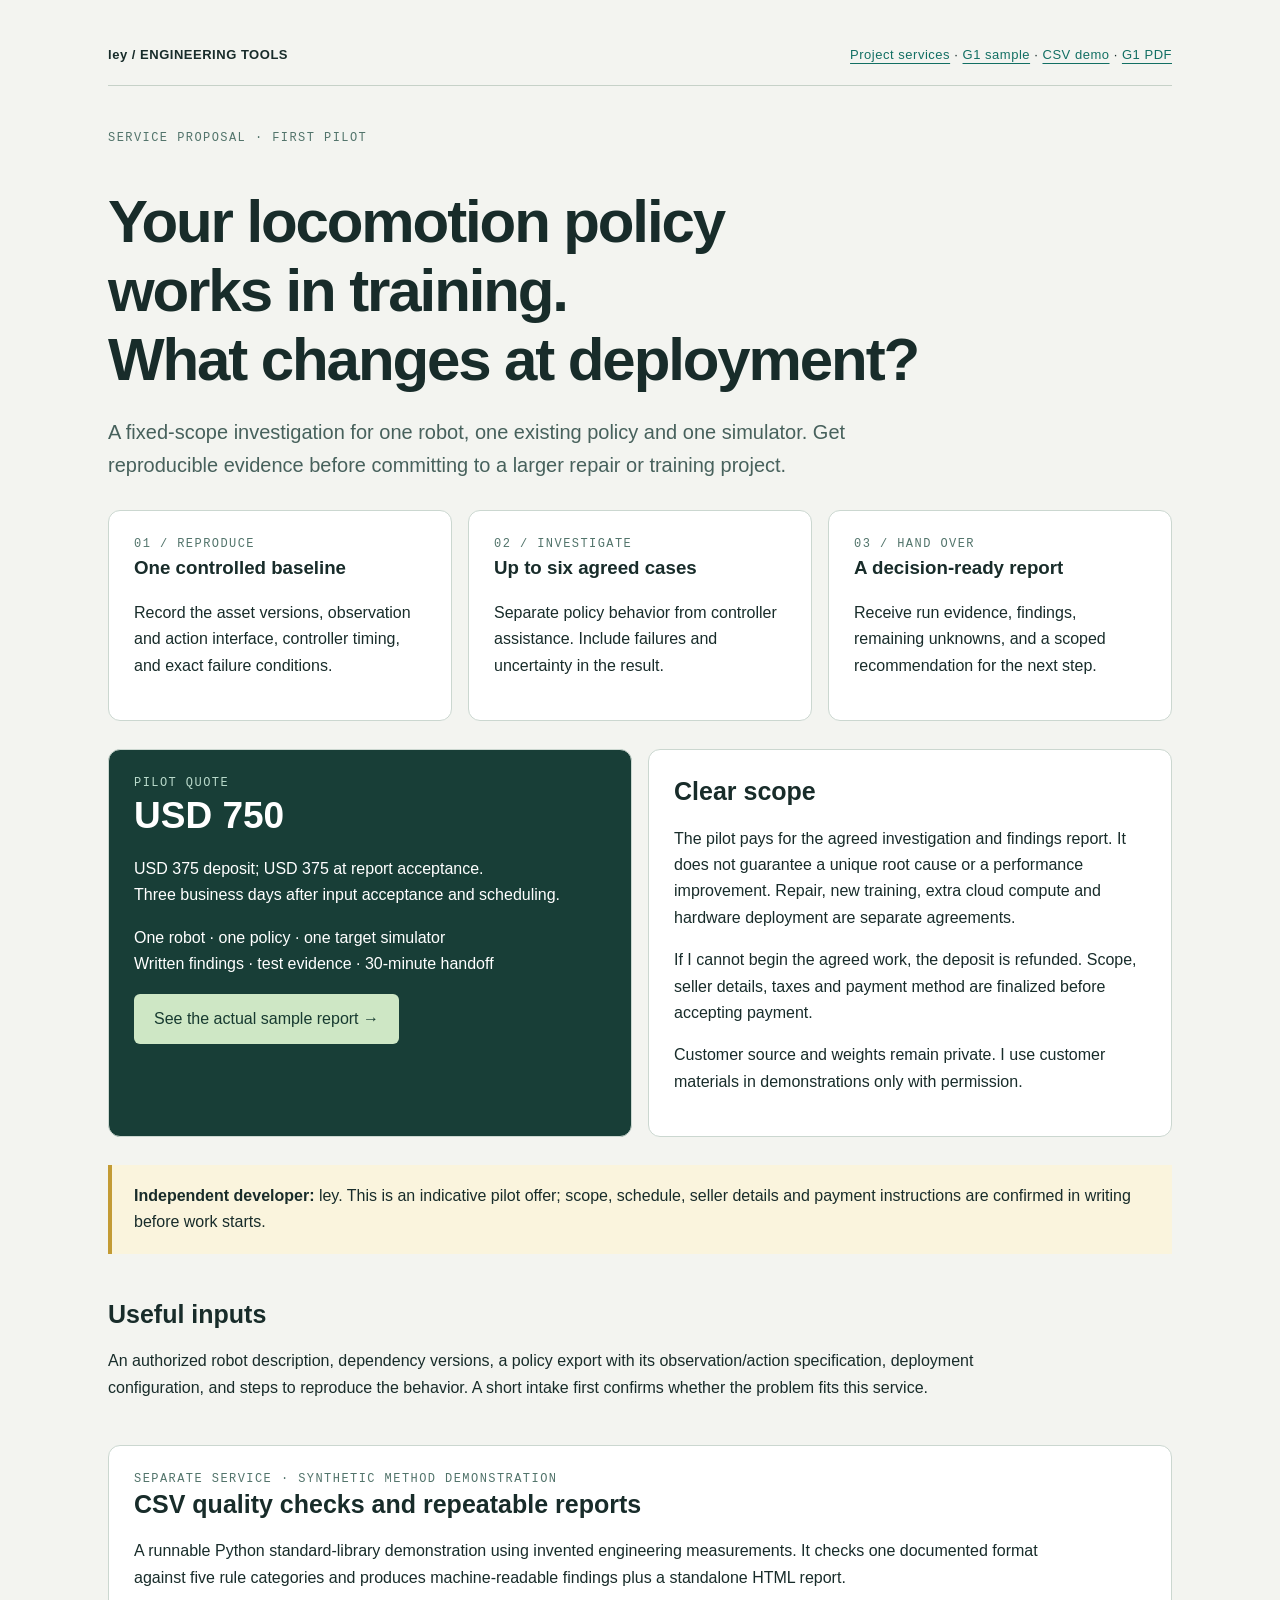
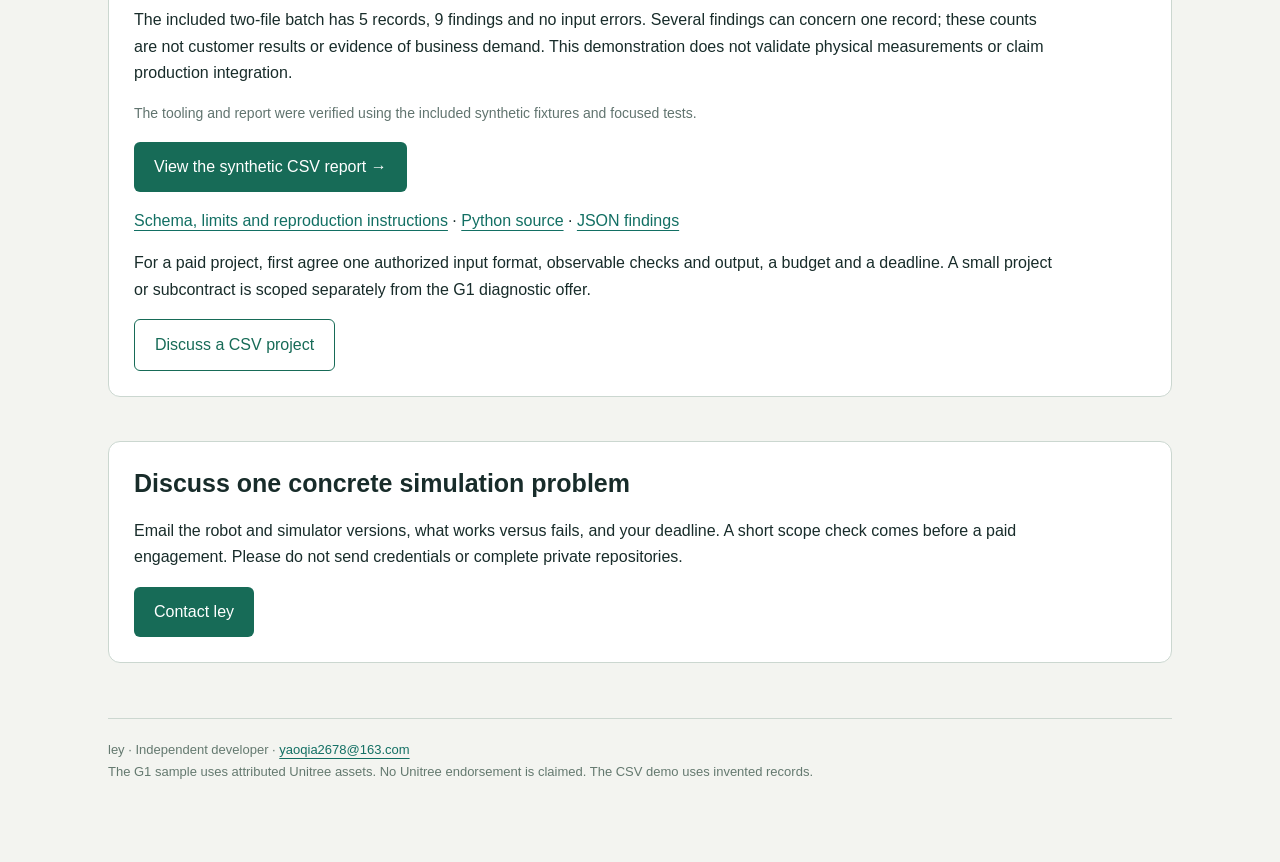
<file: index.html>
<!doctype html><html lang="en"><head><meta charset="utf-8"><meta name="viewport" content="width=device-width,initial-scale=1"><title>Policy Transfer Diagnostic — pilot</title><link rel="stylesheet" href="style.css"></head><body><main><nav><b>ley / ENGINEERING TOOLS</b><span><a href="index.html">Project services</a> · <a href="sample-report.html">G1 sample</a> · <a href="csv-quality/sample-report.html">CSV demo</a> · <a href="Unitree-G1-Policy-Evaluation-Sample.pdf">G1 PDF</a></span></nav><section><div class="tag">Service proposal · first pilot</div><h1>Your locomotion policy<br>works in training.<br>What changes at deployment?</h1><p class="lead">A fixed-scope investigation for one robot, one existing policy and one simulator. Get reproducible evidence before committing to a larger repair or training project.</p></section><section class="grid"><article class="card"><div class="tag">01 / reproduce</div><h3>One controlled baseline</h3><p>Record the asset versions, observation and action interface, controller timing, and exact failure conditions.</p></article><article class="card"><div class="tag">02 / investigate</div><h3>Up to six agreed cases</h3><p>Separate policy behavior from controller assistance. Include failures and uncertainty in the result.</p></article><article class="card"><div class="tag">03 / hand over</div><h3>A decision-ready report</h3><p>Receive run evidence, findings, remaining unknowns, and a scoped recommendation for the next step.</p></article></section><section class="grid two"><article class="card dark"><div class="tag" style="color:#b9dacb">Pilot quote</div><div class="number">USD 750</div><p>USD 375 deposit; USD 375 at report acceptance.<br>Three business days after input acceptance and scheduling.</p><p>One robot · one policy · one target simulator<br>Written findings · test evidence · 30-minute handoff</p><a class="button" style="background:#cee7c5;color:#173a30" href="sample-report.html">See the actual sample report →</a></article><article class="card"><h2>Clear scope</h2><p>The pilot pays for the agreed investigation and findings report. It does not guarantee a unique root cause or a performance improvement. Repair, new training, extra cloud compute and hardware deployment are separate agreements.</p><p>If I cannot begin the agreed work, the deposit is refunded. Scope, seller details, taxes and payment method are finalized before accepting payment.</p><p>Customer source and weights remain private. I use customer materials in demonstrations only with permission.</p></article></section><div class="band"><b>Independent developer:</b> ley. This is an indicative pilot offer; scope, schedule, seller details and payment instructions are confirmed in writing before work starts.</div><section><h2>Useful inputs</h2><p>An authorized robot description, dependency versions, a policy export with its observation/action specification, deployment configuration, and steps to reproduce the behavior. A short intake first confirms whether the problem fits this service.</p></section><section class="card"><div class="tag">Separate service · synthetic method demonstration</div><h2>CSV quality checks and repeatable reports</h2><p>A runnable Python standard-library demonstration using invented engineering measurements. It checks one documented format against five rule categories and produces machine-readable findings plus a standalone HTML report.</p><p>The included two-file batch has 5 records, 9 findings and no input errors. Several findings can concern one record; these counts are not customer results or evidence of business demand. This demonstration does not validate physical measurements or claim production integration.</p><p class="muted">The tooling and report were verified using the included synthetic fixtures and focused tests.</p><p><a class="button" href="csv-quality/sample-report.html">View the synthetic CSV report →</a></p><p><a href="csv-quality/README.md">Schema, limits and reproduction instructions</a> · <a href="csv-quality/csv_quality.py">Python source</a> · <a href="csv-quality/results.json">JSON findings</a></p><p>For a paid project, first agree one authorized input format, observable checks and output, a budget and a deadline. A small project or subcontract is scoped separately from the G1 diagnostic offer.</p><a class="button outline" href="mailto:yaoqia2678@163.com?subject=Scoped%20CSV%20quality%20project">Discuss a CSV project</a></section><section class="card"><h2>Discuss one concrete simulation problem</h2><p>Email the robot and simulator versions, what works versus fails, and your deadline. A short scope check comes before a paid engagement. Please do not send credentials or complete private repositories.</p><a class="button" href="mailto:yaoqia2678@163.com?subject=Locomotion%20simulation%20diagnostic">Contact ley</a></section><footer>ley · Independent developer · <a href="mailto:yaoqia2678@163.com">yaoqia2678@163.com</a><br>The G1 sample uses attributed Unitree assets. No Unitree endorsement is claimed. The CSV demo uses invented records.</footer></main></body></html>
</file>
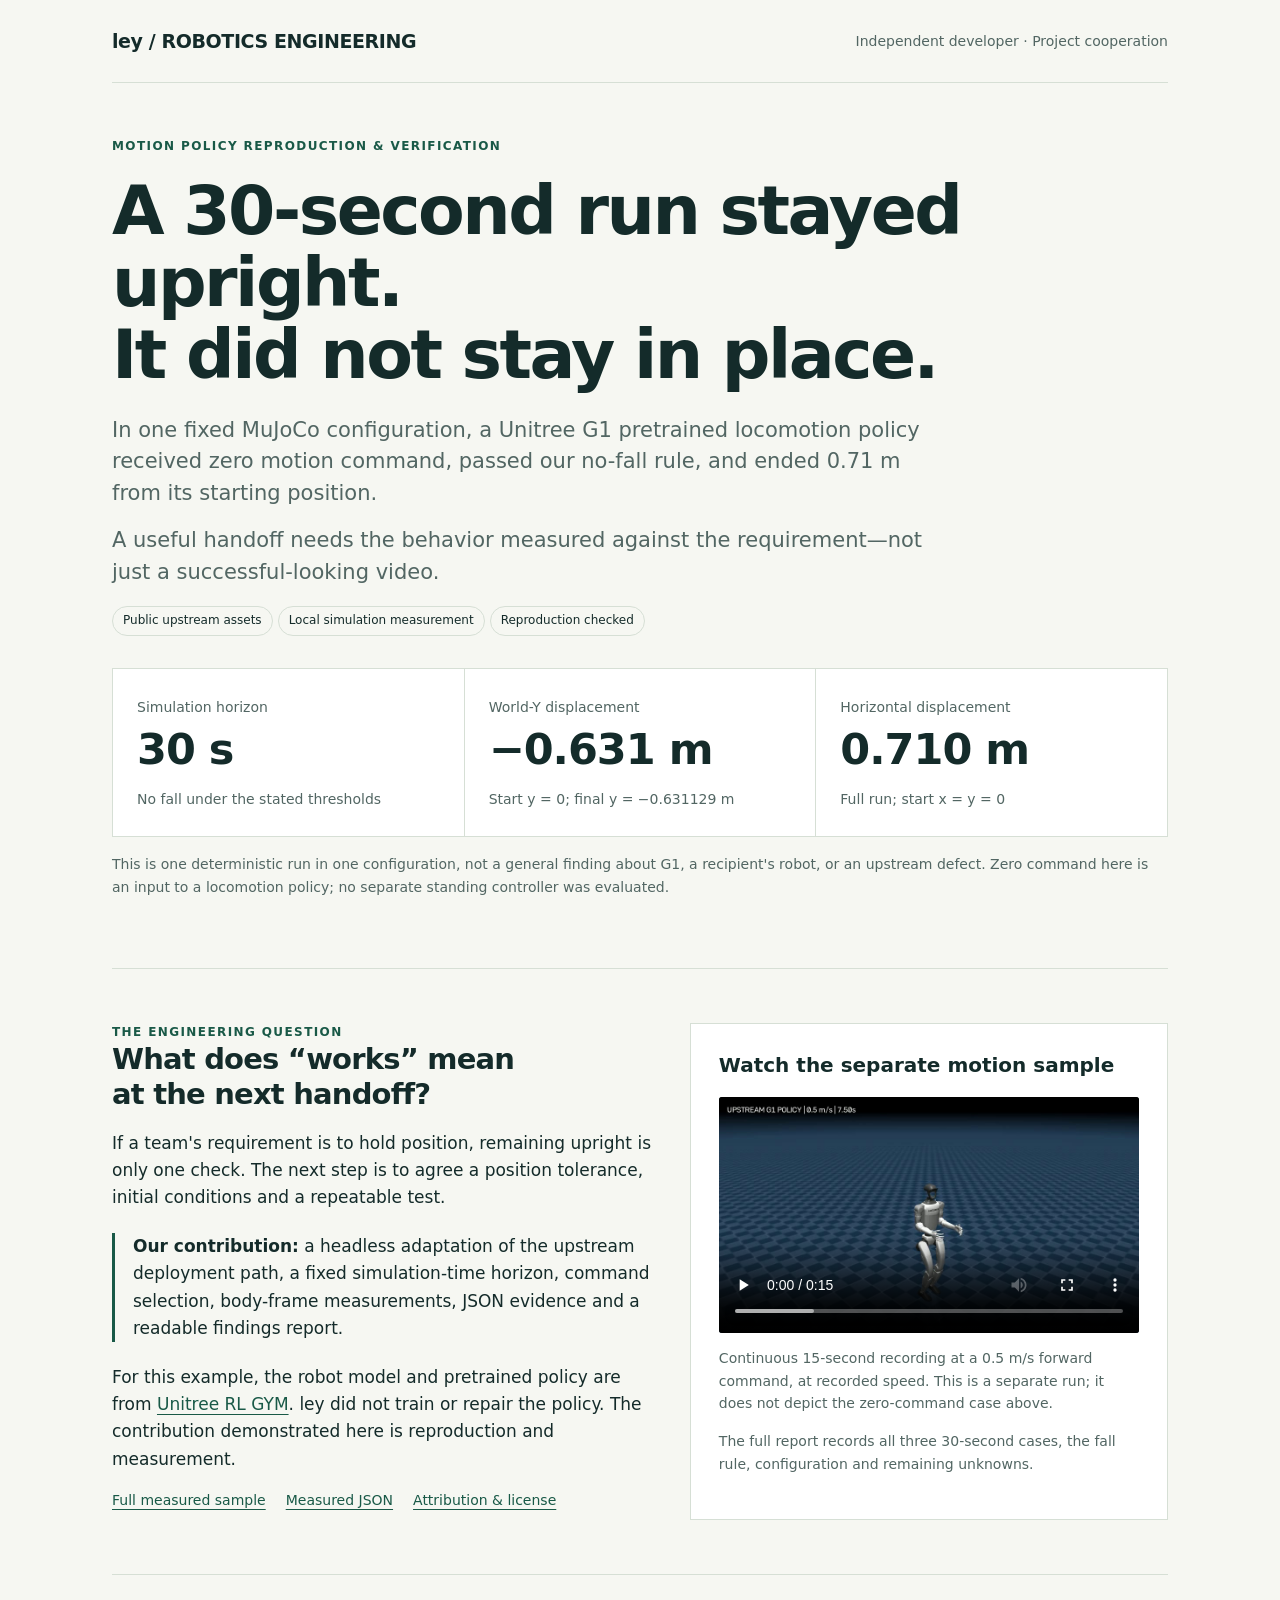
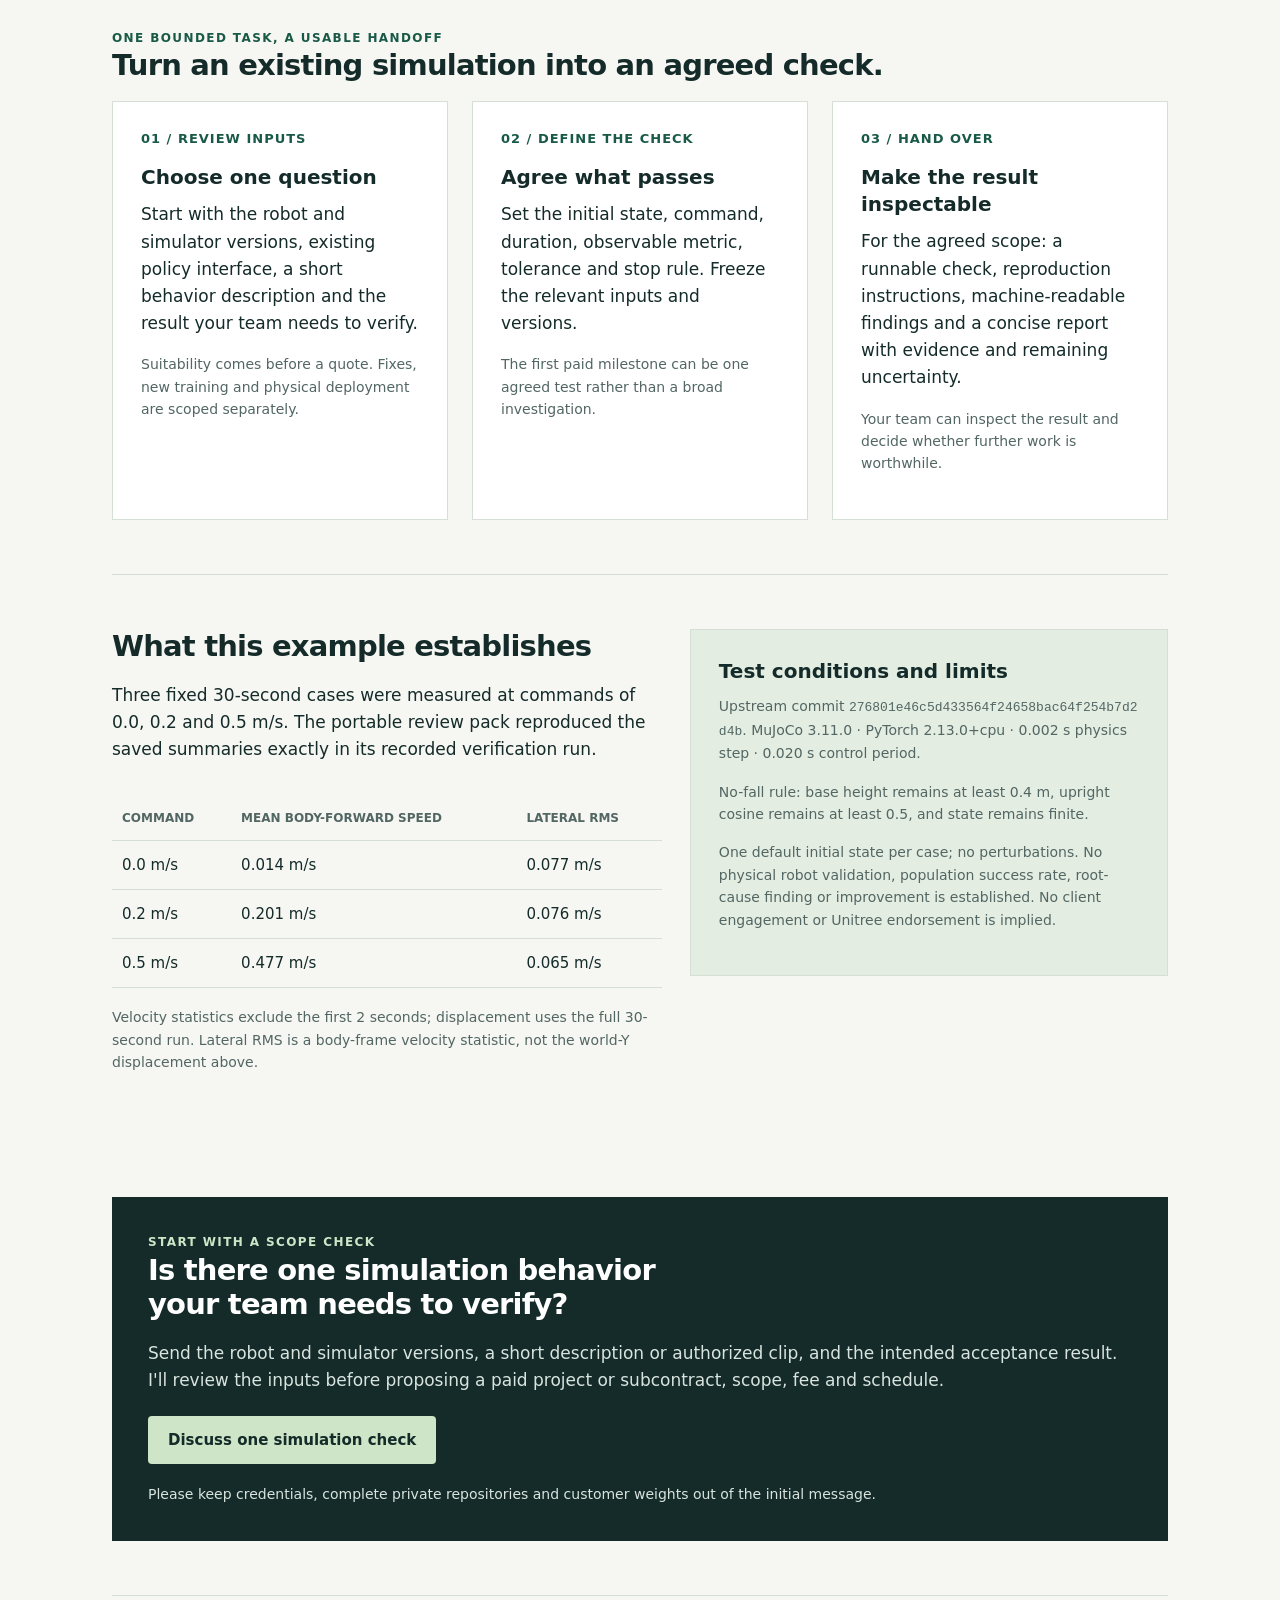
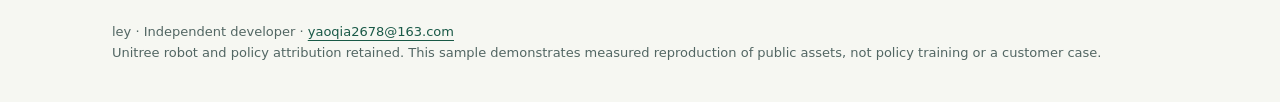
<file: motion-checks.html>
<!doctype html>
<html lang="en">
<head>
  <meta charset="utf-8">
  <meta name="viewport" content="width=device-width, initial-scale=1">
  <meta name="description" content="A reproducible Unitree G1 simulation measurement: a no-fall run is not the same as holding position. Scoped motion-policy testing and engineering handoffs by ley.">
  <title>ley — motion policy reproduction &amp; verification</title>
  <style>
    :root{--ink:#142b2a;--muted:#526663;--paper:#f6f7f2;--line:#d6dfd5;--accent:#195947;--soft:#e4ede2;--white:#fff}
    *{box-sizing:border-box}body{margin:0;background:var(--paper);color:var(--ink);font:17px/1.6 system-ui,-apple-system,BlinkMacSystemFont,"Segoe UI",sans-serif}main{max-width:1120px;padding:0 32px;margin:auto}a{color:var(--accent);text-underline-offset:4px}nav{display:flex;justify-content:space-between;gap:20px;align-items:center;padding:26px 0;border-bottom:1px solid var(--line);font-size:14px}nav b{font-size:19px;letter-spacing:-.4px}nav span{color:var(--muted)}section{padding:54px 0}.eyebrow{font-size:12px;font-weight:700;letter-spacing:1.4px;text-transform:uppercase;color:var(--accent)}h1{font-size:clamp(38px,5.8vw,68px);line-height:1.06;letter-spacing:-2.5px;max-width:900px;margin:18px 0 24px}h2{font-size:29px;line-height:1.2;letter-spacing:-.8px;margin:0 0 18px}h3{font-size:20px;line-height:1.35;margin:0 0 10px}p{margin:0 0 16px}.lead{font-size:21px;line-height:1.5;max-width:830px;color:var(--muted)}.small{font-size:14px;color:var(--muted)}.pill{display:inline-block;padding:4px 10px;border:1px solid var(--line);border-radius:100px;font-size:12px;margin:2px 5px 2px 0}.metrics{display:grid;grid-template-columns:repeat(3,1fr);gap:1px;background:var(--line);border:1px solid var(--line);margin-top:30px}.metric{background:var(--white);padding:24px}.metric strong{display:block;font-size:43px;line-height:1.1;letter-spacing:-1px;margin:6px 0 12px}.metric span{font-size:14px;color:var(--muted)}.two{display:grid;grid-template-columns:1.15fr 1fr;gap:28px;align-items:start}.panel{border:1px solid var(--line);background:var(--white);padding:28px}.soft{background:var(--soft)}.rule{border-top:1px solid var(--line)}.steps{display:grid;grid-template-columns:repeat(3,1fr);gap:24px}.stepno{display:block;color:var(--accent);font:700 13px/1.4 system-ui;letter-spacing:1px;margin-bottom:16px}.button{display:inline-block;background:var(--accent);color:#fff;padding:12px 20px;border-radius:4px;text-decoration:none;font-weight:650;font-size:15px;margin:5px 0}.links{display:flex;gap:20px;flex-wrap:wrap;font-size:14px}video{display:block;width:100%;height:auto;background:#172824;border-radius:3px;margin:18px 0 14px}table{border-collapse:collapse;width:100%;font-size:15px;margin:18px 0}th,td{text-align:left;border-bottom:1px solid var(--line);padding:12px 10px}th{font-size:12px;text-transform:uppercase;color:var(--muted);font-weight:650}.overflow{overflow-x:auto}code{font-size:13px;word-break:break-all}.callout{border-left:3px solid var(--accent);padding-left:18px;margin:22px 0}footer{border-top:1px solid var(--line);padding:26px 0 38px;font-size:13px;color:var(--muted)}.contact{background:var(--ink);color:#fff;padding:36px}.contact p{color:#d9e4de}.contact .button{background:#cee5c7;color:var(--ink)}.contact .eyebrow{color:#cee5c7}
    @media(max-width:720px){main{padding:0 20px}nav{display:block}nav span{display:block;margin-top:8px}section{padding:36px 0}h1{letter-spacing:-1.6px}.two,.steps{grid-template-columns:1fr}.metrics{grid-template-columns:1fr}.metric{padding:20px}.metric strong{font-size:37px}.panel,.contact{padding:22px}}
  </style>
</head>
<body>
<main>
  <nav><b>ley / ROBOTICS ENGINEERING</b><span>Independent developer · Project cooperation</span></nav>
  <section>
    <div class="eyebrow">Motion policy reproduction &amp; verification</div>
    <h1>A 30-second run stayed upright.<br>It did not stay in place.</h1>
    <p class="lead">In one fixed MuJoCo configuration, a Unitree G1 pretrained locomotion policy received zero motion command, passed our no-fall rule, and ended 0.71 m from its starting position.</p>
    <p class="lead">A useful handoff needs the behavior measured against the requirement—not just a successful-looking video.</p>
    <p><span class="pill">Public upstream assets</span><span class="pill">Local simulation measurement</span><span class="pill">Reproduction checked</span></p>
    <div class="metrics" aria-label="Zero-command case measurements">
      <div class="metric"><span>Simulation horizon</span><strong>30 s</strong><span>No fall under the stated thresholds</span></div>
      <div class="metric"><span>World-Y displacement</span><strong>−0.631 m</strong><span>Start y = 0; final y = −0.631129 m</span></div>
      <div class="metric"><span>Horizontal displacement</span><strong>0.710 m</strong><span>Full run; start x = y = 0</span></div>
    </div>
    <p class="small" style="margin-top:16px">This is one deterministic run in one configuration, not a general finding about G1, a recipient's robot, or an upstream defect. Zero command here is an input to a locomotion policy; no separate standing controller was evaluated.</p>
  </section>
  <section class="rule two">
    <article>
      <div class="eyebrow">The engineering question</div>
      <h2>What does “works” mean<br>at the next handoff?</h2>
      <p>If a team's requirement is to hold position, remaining upright is only one check. The next step is to agree a position tolerance, initial conditions and a repeatable test.</p>
      <div class="callout"><b>Our contribution:</b> a headless adaptation of the upstream deployment path, a fixed simulation-time horizon, command selection, body-frame measurements, JSON evidence and a readable findings report.</div>
      <p>For this example, the robot model and pretrained policy are from <a href="https://github.com/unitreerobotics/unitree_rl_gym">Unitree RL GYM</a>. ley did not train or repair the policy. The contribution demonstrated here is reproduction and measurement.</p>
      <div class="links"><a href="https://lid91969-design.github.io/ley-robotics-simulation/sample-report.html">Full measured sample</a><a href="https://lid91969-design.github.io/ley-robotics-simulation/public-results.json">Measured JSON</a><a href="https://lid91969-design.github.io/ley-robotics-simulation/UNITREE-LICENSE.txt">Attribution &amp; license</a></div>
    </article>
    <article class="panel">
      <h3>Watch the separate motion sample</h3>
      <video controls preload="metadata" poster="https://lid91969-design.github.io/ley-robotics-simulation/media/public-g1-poster.jpg" src="https://lid91969-design.github.io/ley-robotics-simulation/media/public-g1-15s.webm"></video>
      <p class="small">Continuous 15-second recording at a 0.5 m/s forward command, at recorded speed. This is a separate run; it does not depict the zero-command case above.</p>
      <p class="small">The full report records all three 30-second cases, the fall rule, configuration and remaining unknowns.</p>
    </article>
  </section>
  <section class="rule">
    <div class="eyebrow">One bounded task, a usable handoff</div>
    <h2>Turn an existing simulation into an agreed check.</h2>
    <div class="steps">
      <article class="panel"><span class="stepno">01 / REVIEW INPUTS</span><h3>Choose one question</h3><p>Start with the robot and simulator versions, existing policy interface, a short behavior description and the result your team needs to verify.</p><p class="small">Suitability comes before a quote. Fixes, new training and physical deployment are scoped separately.</p></article>
      <article class="panel"><span class="stepno">02 / DEFINE THE CHECK</span><h3>Agree what passes</h3><p>Set the initial state, command, duration, observable metric, tolerance and stop rule. Freeze the relevant inputs and versions.</p><p class="small">The first paid milestone can be one agreed test rather than a broad investigation.</p></article>
      <article class="panel"><span class="stepno">03 / HAND OVER</span><h3>Make the result inspectable</h3><p>For the agreed scope: a runnable check, reproduction instructions, machine-readable findings and a concise report with evidence and remaining uncertainty.</p><p class="small">Your team can inspect the result and decide whether further work is worthwhile.</p></article>
    </div>
  </section>
  <section class="rule two">
    <article>
      <h2>What this example establishes</h2>
      <p>Three fixed 30-second cases were measured at commands of 0.0, 0.2 and 0.5 m/s. The portable review pack reproduced the saved summaries exactly in its recorded verification run.</p>
      <div class="overflow"><table><thead><tr><th>Command</th><th>Mean body-forward speed</th><th>Lateral RMS</th></tr></thead><tbody><tr><td>0.0 m/s</td><td>0.014 m/s</td><td>0.077 m/s</td></tr><tr><td>0.2 m/s</td><td>0.201 m/s</td><td>0.076 m/s</td></tr><tr><td>0.5 m/s</td><td>0.477 m/s</td><td>0.065 m/s</td></tr></tbody></table></div>
      <p class="small">Velocity statistics exclude the first 2 seconds; displacement uses the full 30-second run. Lateral RMS is a body-frame velocity statistic, not the world-Y displacement above.</p>
    </article>
    <article class="panel soft">
      <h3>Test conditions and limits</h3>
      <p class="small">Upstream commit <code>276801e46c5d433564f24658bac64f254b7d2d4b</code>. MuJoCo 3.11.0 · PyTorch 2.13.0+cpu · 0.002 s physics step · 0.020 s control period.</p>
      <p class="small">No-fall rule: base height remains at least 0.4 m, upright cosine remains at least 0.5, and state remains finite.</p>
      <p class="small">One default initial state per case; no perturbations. No physical robot validation, population success rate, root-cause finding or improvement is established. No client engagement or Unitree endorsement is implied.</p>
    </article>
  </section>
  <section>
    <div class="contact">
      <div class="eyebrow">Start with a scope check</div>
      <h2>Is there one simulation behavior<br>your team needs to verify?</h2>
      <p>Send the robot and simulator versions, a short description or authorized clip, and the intended acceptance result. I'll review the inputs before proposing a paid project or subcontract, scope, fee and schedule.</p>
      <a class="button" href="mailto:yaoqia2678@163.com?subject=One%20simulation%20check%20-%20project%20cooperation&amp;body=Robot%20and%20simulator%20versions%3A%0A%0ABehavior%20to%20check%3A%0A%0AExpected%20acceptance%20result%3A%0A%0ABudget%20range%20and%20target%20date%20%28if%20known%29%3A">Discuss one simulation check</a>
      <p class="small" style="color:#d9e4de;margin:14px 0 0">Please keep credentials, complete private repositories and customer weights out of the initial message.</p>
    </div>
  </section>
  <footer>ley · Independent developer · <a href="mailto:yaoqia2678@163.com">yaoqia2678@163.com</a><br>Unitree robot and policy attribution retained. This sample demonstrates measured reproduction of public assets, not policy training or a customer case.</footer>
</main>
</body>
</html>
</file>
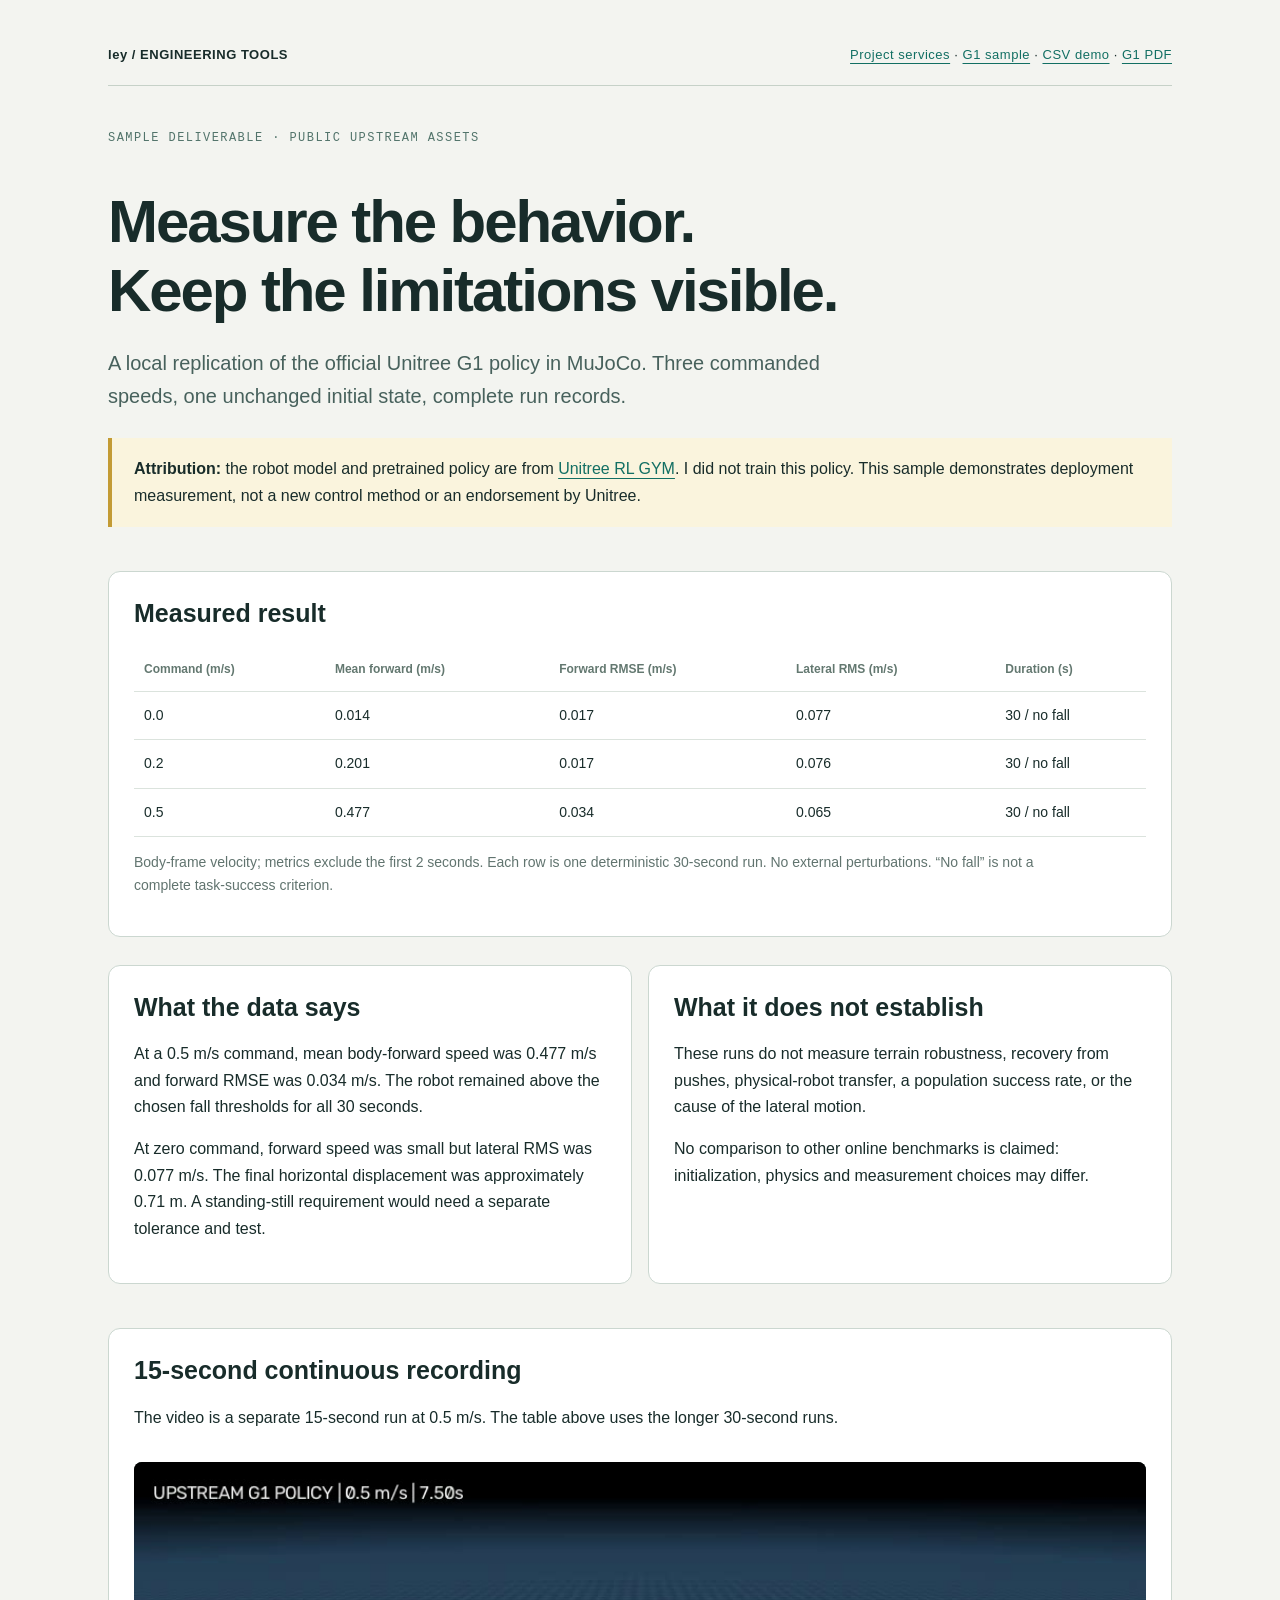
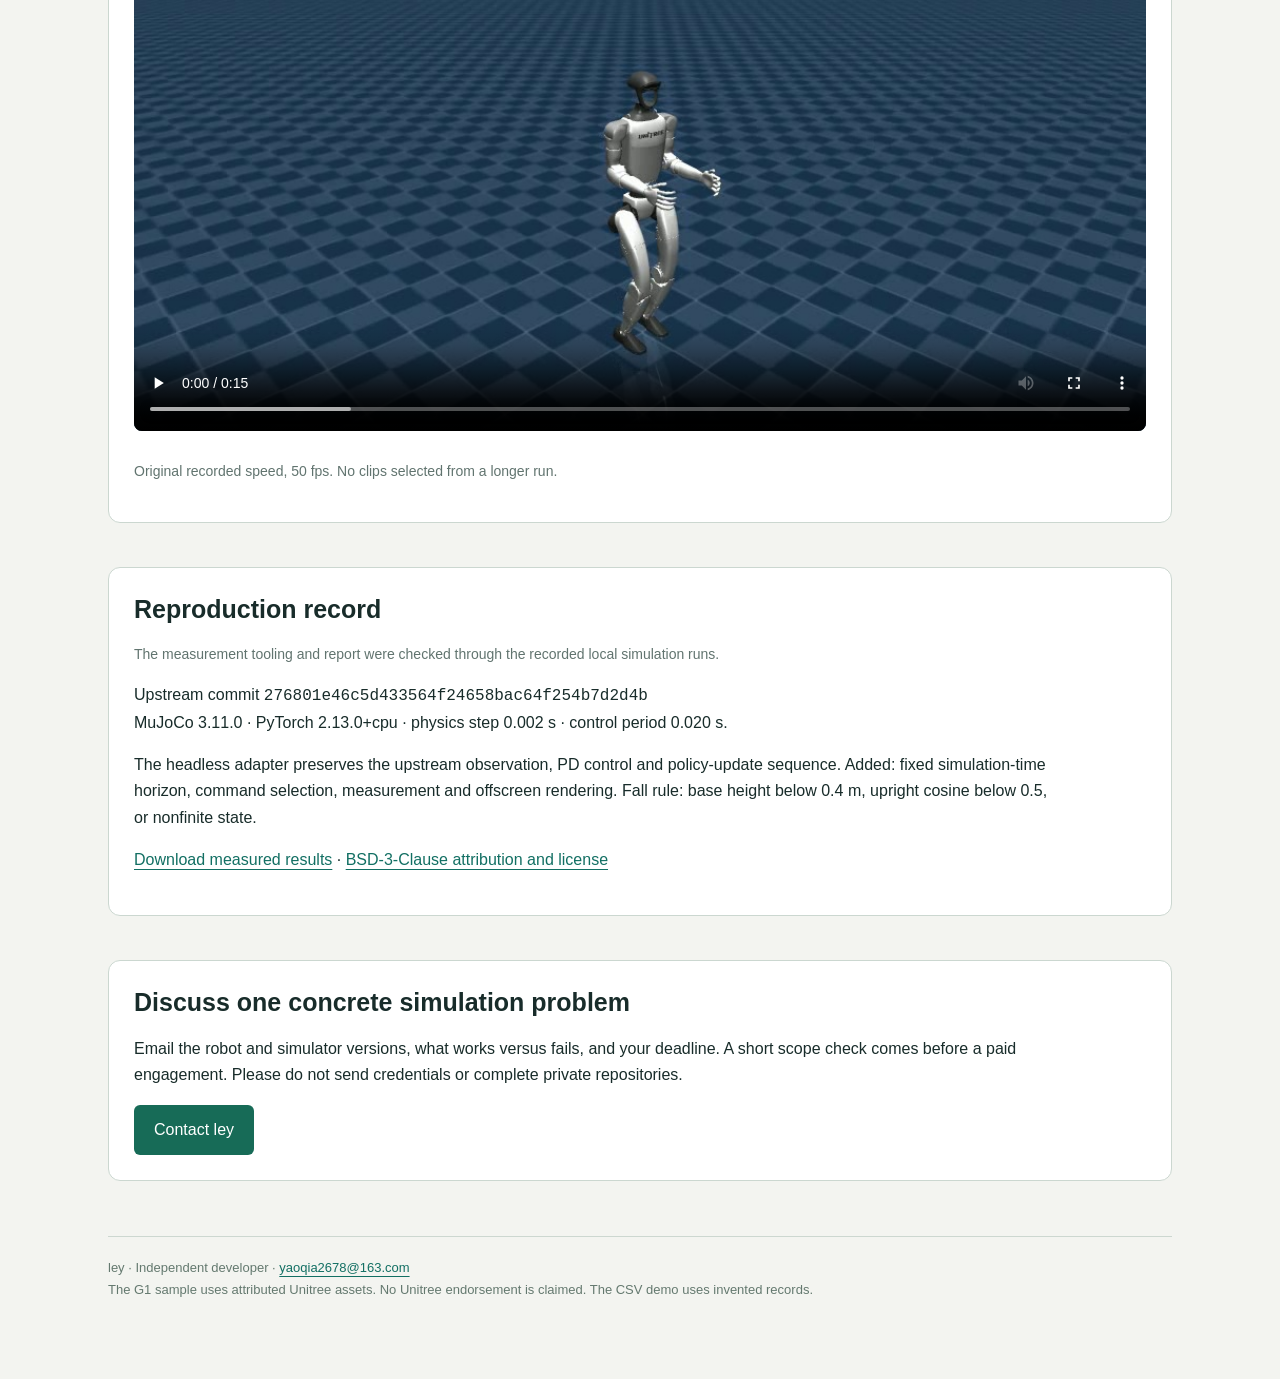
<file: sample-report.html>
<!doctype html><html lang="en"><head><meta charset="utf-8"><meta name="viewport" content="width=device-width,initial-scale=1"><title>Policy diagnostic sample</title><link rel="stylesheet" href="style.css"></head><body><main><nav><b>ley / ENGINEERING TOOLS</b><span><a href="index.html">Project services</a> · <a href="sample-report.html">G1 sample</a> · <a href="csv-quality/sample-report.html">CSV demo</a> · <a href="Unitree-G1-Policy-Evaluation-Sample.pdf">G1 PDF</a></span></nav><section><div class="tag">Sample deliverable · public upstream assets</div><h1>Measure the behavior.<br>Keep the limitations visible.</h1><p class="lead">A local replication of the official Unitree G1 policy in MuJoCo. Three commanded speeds, one unchanged initial state, complete run records.</p></section><div class="band"><b>Attribution:</b> the robot model and pretrained policy are from <a href="https://github.com/unitreerobotics/unitree_rl_gym">Unitree RL GYM</a>. I did not train this policy. This sample demonstrates deployment measurement, not a new control method or an endorsement by Unitree.</div><section class="card"><h2>Measured result</h2><div class="scroll"><table><thead><tr><th>Command (m/s)</th><th>Mean forward (m/s)</th><th>Forward RMSE (m/s)</th><th>Lateral RMS (m/s)</th><th>Duration (s)</th></tr></thead><tbody><tr><td>0.0</td><td>0.014</td><td>0.017</td><td>0.077</td><td>30 / no fall</td></tr><tr><td>0.2</td><td>0.201</td><td>0.017</td><td>0.076</td><td>30 / no fall</td></tr><tr><td>0.5</td><td>0.477</td><td>0.034</td><td>0.065</td><td>30 / no fall</td></tr></tbody></table></div><p class="muted">Body-frame velocity; metrics exclude the first 2 seconds. Each row is one deterministic 30-second run. No external perturbations. “No fall” is not a complete task-success criterion.</p></section><section class="grid two"><article class="card"><h2>What the data says</h2><p>At a 0.5 m/s command, mean body-forward speed was 0.477 m/s and forward RMSE was 0.034 m/s. The robot remained above the chosen fall thresholds for all 30 seconds.</p><p>At zero command, forward speed was small but lateral RMS was 0.077 m/s. The final horizontal displacement was approximately 0.71 m. A standing-still requirement would need a separate tolerance and test.</p></article><article class="card"><h2>What it does not establish</h2><p>These runs do not measure terrain robustness, recovery from pushes, physical-robot transfer, a population success rate, or the cause of the lateral motion.</p><p>No comparison to other online benchmarks is claimed: initialization, physics and measurement choices may differ.</p></article></section><section class="card"><h2>15-second continuous recording</h2><p>The video is a separate 15-second run at 0.5 m/s. The table above uses the longer 30-second runs.</p><video controls preload="metadata" poster="media/public-g1-poster.jpg" src="media/public-g1-15s.webm"></video><p class="muted">Original recorded speed, 50 fps. No clips selected from a longer run.</p></section><section class="card"><h2>Reproduction record</h2><p class="muted">The measurement tooling and report were checked through the recorded local simulation runs.</p><p>Upstream commit <code>276801e46c5d433564f24658bac64f254b7d2d4b</code><br>MuJoCo 3.11.0 · PyTorch 2.13.0+cpu · physics step 0.002 s · control period 0.020 s.</p><p>The headless adapter preserves the upstream observation, PD control and policy-update sequence. Added: fixed simulation-time horizon, command selection, measurement and offscreen rendering. Fall rule: base height below 0.4 m, upright cosine below 0.5, or nonfinite state.</p><p><a href="public-results.json">Download measured results</a> · <a href="UNITREE-LICENSE.txt">BSD-3-Clause attribution and license</a></p></section><section class="card"><h2>Discuss one concrete simulation problem</h2><p>Email the robot and simulator versions, what works versus fails, and your deadline. A short scope check comes before a paid engagement. Please do not send credentials or complete private repositories.</p><a class="button" href="mailto:yaoqia2678@163.com?subject=Locomotion%20simulation%20diagnostic">Contact ley</a></section><footer>ley · Independent developer · <a href="mailto:yaoqia2678@163.com">yaoqia2678@163.com</a><br>The G1 sample uses attributed Unitree assets. No Unitree endorsement is claimed. The CSV demo uses invented records.</footer></main></body></html>
</file>
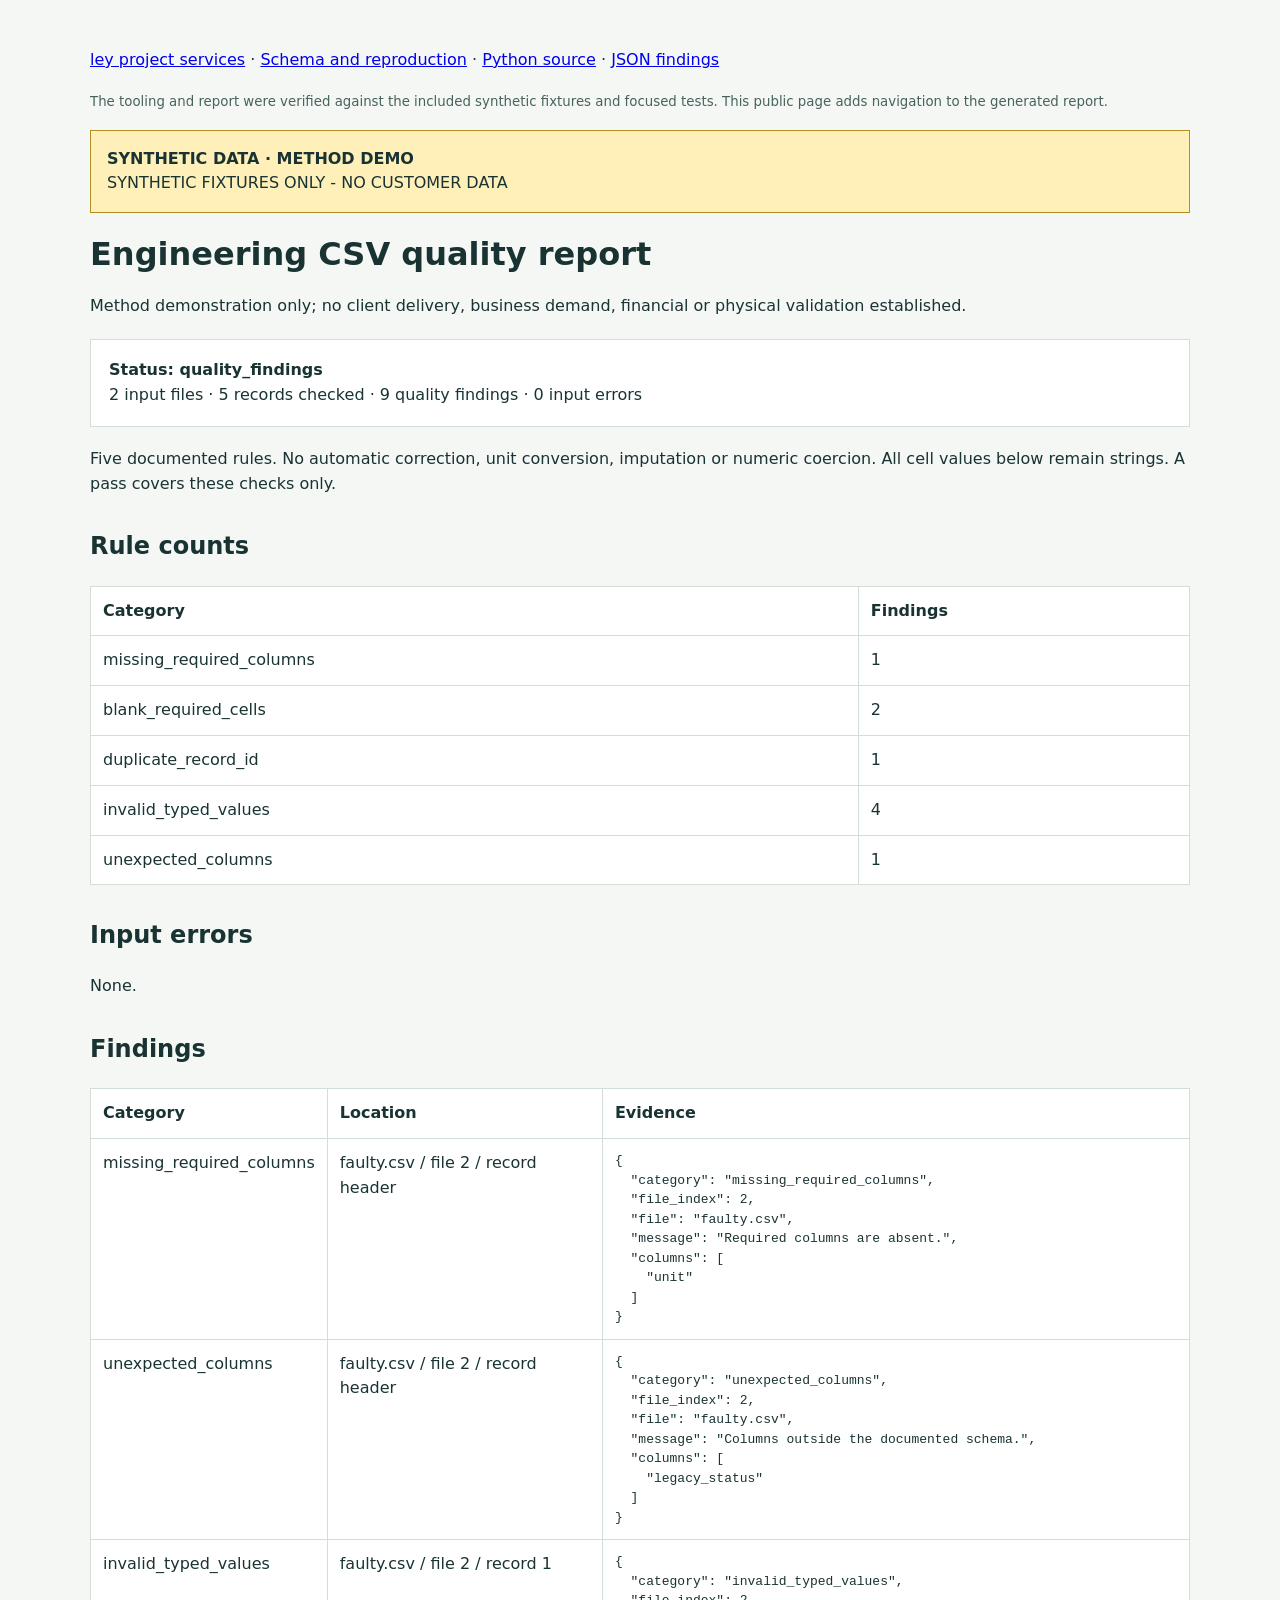
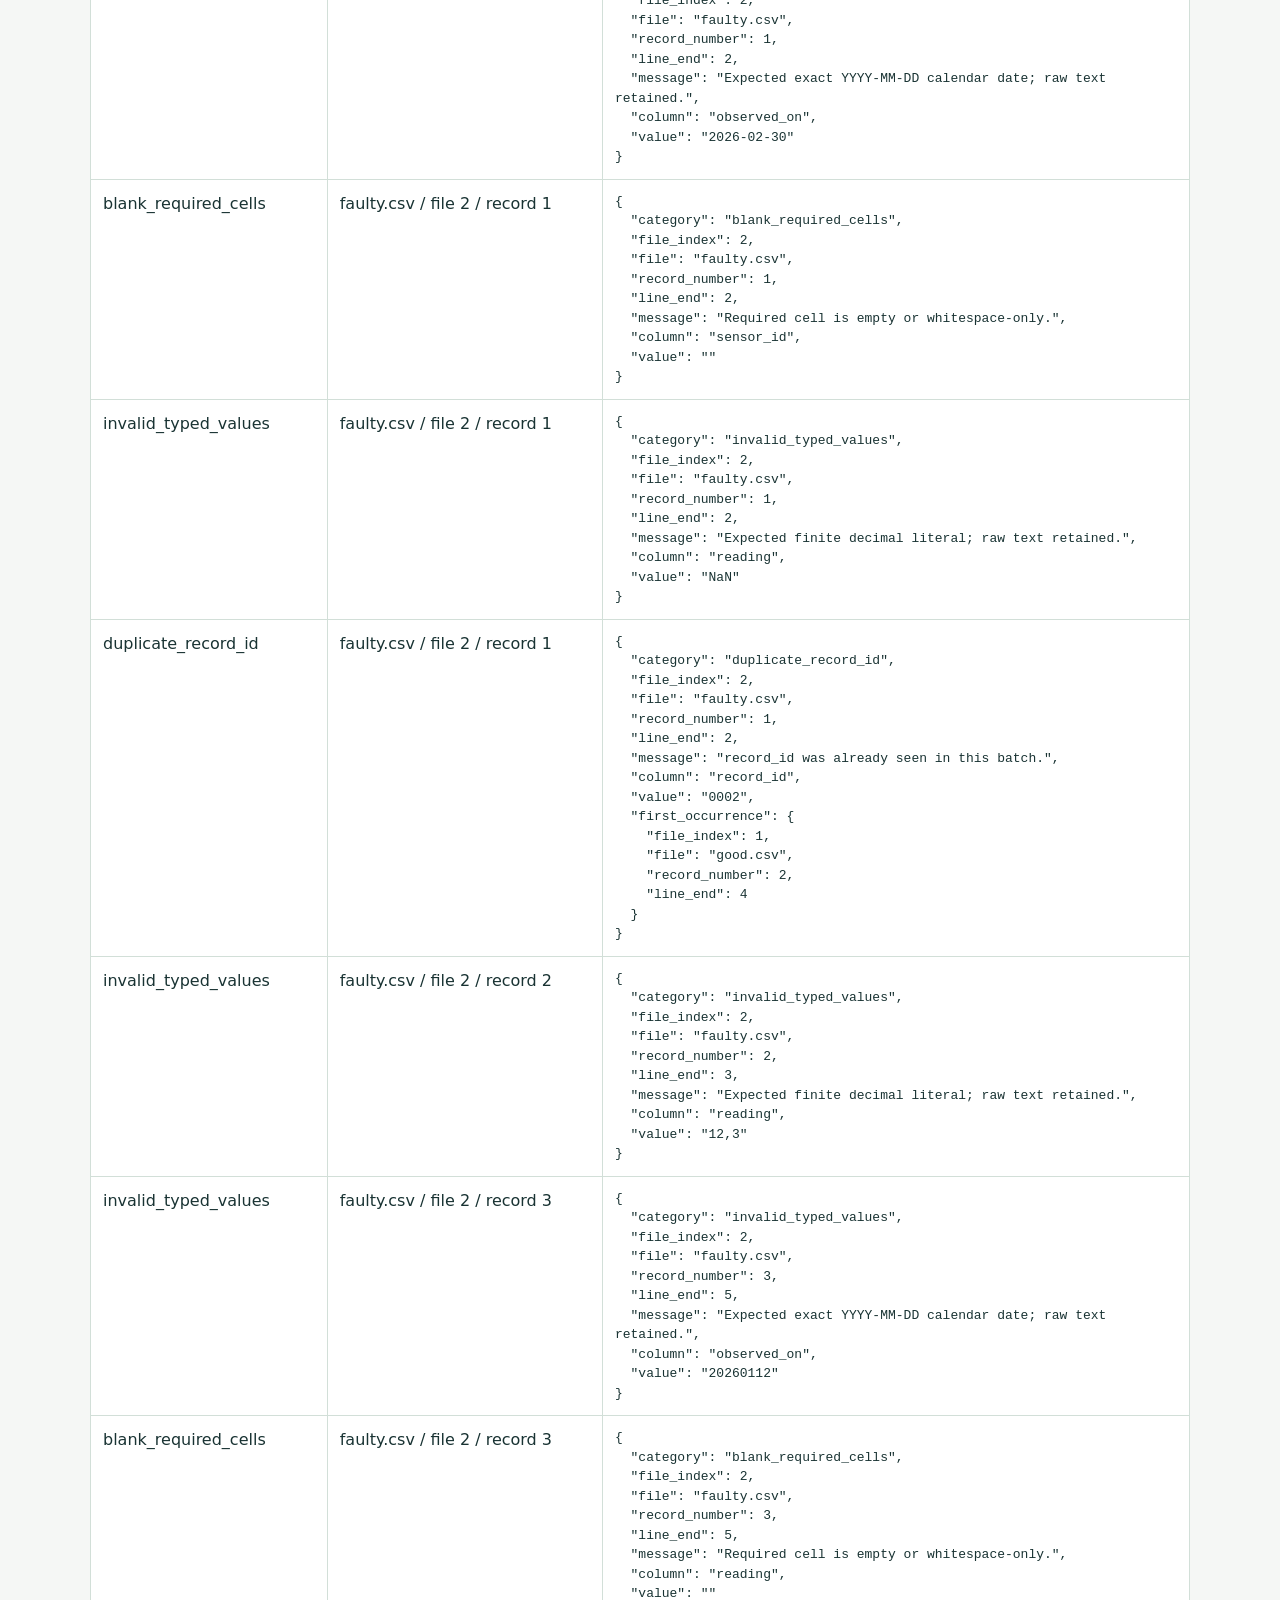
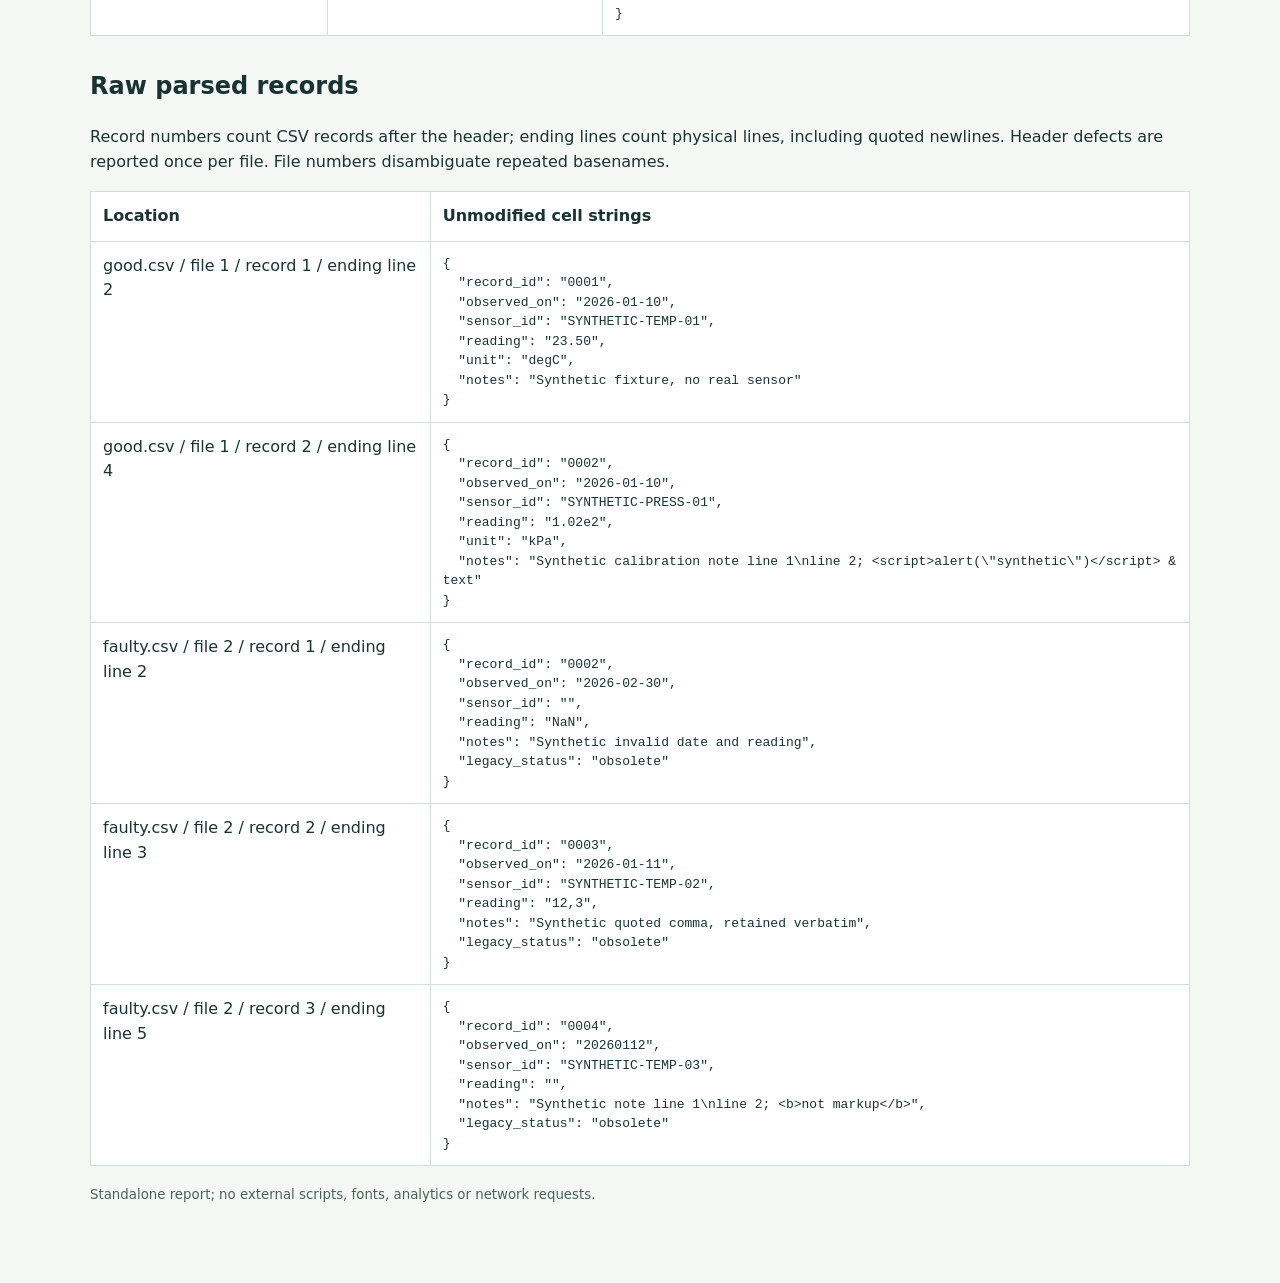
<file: csv-quality/sample-report.html>
<!doctype html>
<html lang="en"><meta charset="utf-8"><meta name="viewport" content="width=device-width,initial-scale=1">
<title>Synthetic CSV quality report</title>
<style>body{font:16px/1.55 system-ui,sans-serif;color:#193333;background:#f5f7f5;margin:0}
main{max-width:1100px;margin:auto;padding:32px 20px 60px}h1{line-height:1.2}h2{margin-top:32px}
.banner{background:#fff0ba;border:1px solid #b88d20;padding:16px}.card{background:white;padding:18px;border:1px solid #d2dfd8;margin:20px 0}
table{border-collapse:collapse;width:100%;background:white}td,th{text-align:left;vertical-align:top;padding:12px;border:1px solid #d2dfd8}
pre{white-space:pre-wrap;overflow-wrap:anywhere;font:13px/1.5 ui-monospace,monospace;margin:0}.scroll{overflow-x:auto}small{color:#47635c}</style>
<main><p><a href="../index.html">ley project services</a> · <a href="README.md">Schema and reproduction</a> · <a href="csv_quality.py">Python source</a> · <a href="results.json">JSON findings</a></p><p><small>The tooling and report were verified against the included synthetic fixtures and focused tests. This public page adds navigation to the generated report.</small></p><div class="banner"><b>SYNTHETIC DATA · METHOD DEMO</b><br>SYNTHETIC FIXTURES ONLY - NO CUSTOMER DATA</div>
<h1>Engineering CSV quality report</h1><p>Method demonstration only; no client delivery, business demand, financial or physical validation established.</p>
<div class="card"><b>Status: quality_findings</b><br>2 input files · 5 records checked · 9 quality findings · 0 input errors</div>
<p>Five documented rules. No automatic correction, unit conversion, imputation or numeric coercion. All cell values below remain strings. A pass covers these checks only.</p>
<h2>Rule counts</h2><div class="scroll"><table><tr><th>Category</th><th>Findings</th></tr><tr><td>missing_required_columns</td><td>1</td></tr><tr><td>blank_required_cells</td><td>2</td></tr><tr><td>duplicate_record_id</td><td>1</td></tr><tr><td>invalid_typed_values</td><td>4</td></tr><tr><td>unexpected_columns</td><td>1</td></tr></table></div>
<h2>Input errors</h2><p>None.</p>
<h2>Findings</h2><div class="scroll"><table><tr><th>Category</th><th>Location</th><th>Evidence</th></tr><tr><td>missing_required_columns</td><td>faulty.csv / file 2 / record header</td><td><pre>{
  &quot;category&quot;: &quot;missing_required_columns&quot;,
  &quot;file_index&quot;: 2,
  &quot;file&quot;: &quot;faulty.csv&quot;,
  &quot;message&quot;: &quot;Required columns are absent.&quot;,
  &quot;columns&quot;: [
    &quot;unit&quot;
  ]
}</pre></td></tr><tr><td>unexpected_columns</td><td>faulty.csv / file 2 / record header</td><td><pre>{
  &quot;category&quot;: &quot;unexpected_columns&quot;,
  &quot;file_index&quot;: 2,
  &quot;file&quot;: &quot;faulty.csv&quot;,
  &quot;message&quot;: &quot;Columns outside the documented schema.&quot;,
  &quot;columns&quot;: [
    &quot;legacy_status&quot;
  ]
}</pre></td></tr><tr><td>invalid_typed_values</td><td>faulty.csv / file 2 / record 1</td><td><pre>{
  &quot;category&quot;: &quot;invalid_typed_values&quot;,
  &quot;file_index&quot;: 2,
  &quot;file&quot;: &quot;faulty.csv&quot;,
  &quot;record_number&quot;: 1,
  &quot;line_end&quot;: 2,
  &quot;message&quot;: &quot;Expected exact YYYY-MM-DD calendar date; raw text retained.&quot;,
  &quot;column&quot;: &quot;observed_on&quot;,
  &quot;value&quot;: &quot;2026-02-30&quot;
}</pre></td></tr><tr><td>blank_required_cells</td><td>faulty.csv / file 2 / record 1</td><td><pre>{
  &quot;category&quot;: &quot;blank_required_cells&quot;,
  &quot;file_index&quot;: 2,
  &quot;file&quot;: &quot;faulty.csv&quot;,
  &quot;record_number&quot;: 1,
  &quot;line_end&quot;: 2,
  &quot;message&quot;: &quot;Required cell is empty or whitespace-only.&quot;,
  &quot;column&quot;: &quot;sensor_id&quot;,
  &quot;value&quot;: &quot;&quot;
}</pre></td></tr><tr><td>invalid_typed_values</td><td>faulty.csv / file 2 / record 1</td><td><pre>{
  &quot;category&quot;: &quot;invalid_typed_values&quot;,
  &quot;file_index&quot;: 2,
  &quot;file&quot;: &quot;faulty.csv&quot;,
  &quot;record_number&quot;: 1,
  &quot;line_end&quot;: 2,
  &quot;message&quot;: &quot;Expected finite decimal literal; raw text retained.&quot;,
  &quot;column&quot;: &quot;reading&quot;,
  &quot;value&quot;: &quot;NaN&quot;
}</pre></td></tr><tr><td>duplicate_record_id</td><td>faulty.csv / file 2 / record 1</td><td><pre>{
  &quot;category&quot;: &quot;duplicate_record_id&quot;,
  &quot;file_index&quot;: 2,
  &quot;file&quot;: &quot;faulty.csv&quot;,
  &quot;record_number&quot;: 1,
  &quot;line_end&quot;: 2,
  &quot;message&quot;: &quot;record_id was already seen in this batch.&quot;,
  &quot;column&quot;: &quot;record_id&quot;,
  &quot;value&quot;: &quot;0002&quot;,
  &quot;first_occurrence&quot;: {
    &quot;file_index&quot;: 1,
    &quot;file&quot;: &quot;good.csv&quot;,
    &quot;record_number&quot;: 2,
    &quot;line_end&quot;: 4
  }
}</pre></td></tr><tr><td>invalid_typed_values</td><td>faulty.csv / file 2 / record 2</td><td><pre>{
  &quot;category&quot;: &quot;invalid_typed_values&quot;,
  &quot;file_index&quot;: 2,
  &quot;file&quot;: &quot;faulty.csv&quot;,
  &quot;record_number&quot;: 2,
  &quot;line_end&quot;: 3,
  &quot;message&quot;: &quot;Expected finite decimal literal; raw text retained.&quot;,
  &quot;column&quot;: &quot;reading&quot;,
  &quot;value&quot;: &quot;12,3&quot;
}</pre></td></tr><tr><td>invalid_typed_values</td><td>faulty.csv / file 2 / record 3</td><td><pre>{
  &quot;category&quot;: &quot;invalid_typed_values&quot;,
  &quot;file_index&quot;: 2,
  &quot;file&quot;: &quot;faulty.csv&quot;,
  &quot;record_number&quot;: 3,
  &quot;line_end&quot;: 5,
  &quot;message&quot;: &quot;Expected exact YYYY-MM-DD calendar date; raw text retained.&quot;,
  &quot;column&quot;: &quot;observed_on&quot;,
  &quot;value&quot;: &quot;20260112&quot;
}</pre></td></tr><tr><td>blank_required_cells</td><td>faulty.csv / file 2 / record 3</td><td><pre>{
  &quot;category&quot;: &quot;blank_required_cells&quot;,
  &quot;file_index&quot;: 2,
  &quot;file&quot;: &quot;faulty.csv&quot;,
  &quot;record_number&quot;: 3,
  &quot;line_end&quot;: 5,
  &quot;message&quot;: &quot;Required cell is empty or whitespace-only.&quot;,
  &quot;column&quot;: &quot;reading&quot;,
  &quot;value&quot;: &quot;&quot;
}</pre></td></tr></table></div>
<h2>Raw parsed records</h2><p>Record numbers count CSV records after the header; ending lines count physical lines, including quoted newlines. Header defects are reported once per file. File numbers disambiguate repeated basenames.</p>
<div class="scroll"><table><tr><th>Location</th><th>Unmodified cell strings</th></tr><tr><td>good.csv / file 1 / record 1 / ending line 2</td><td><pre>{
  &quot;record_id&quot;: &quot;0001&quot;,
  &quot;observed_on&quot;: &quot;2026-01-10&quot;,
  &quot;sensor_id&quot;: &quot;SYNTHETIC-TEMP-01&quot;,
  &quot;reading&quot;: &quot;23.50&quot;,
  &quot;unit&quot;: &quot;degC&quot;,
  &quot;notes&quot;: &quot;Synthetic fixture, no real sensor&quot;
}</pre></td></tr><tr><td>good.csv / file 1 / record 2 / ending line 4</td><td><pre>{
  &quot;record_id&quot;: &quot;0002&quot;,
  &quot;observed_on&quot;: &quot;2026-01-10&quot;,
  &quot;sensor_id&quot;: &quot;SYNTHETIC-PRESS-01&quot;,
  &quot;reading&quot;: &quot;1.02e2&quot;,
  &quot;unit&quot;: &quot;kPa&quot;,
  &quot;notes&quot;: &quot;Synthetic calibration note line 1\nline 2; &lt;script&gt;alert(\&quot;synthetic\&quot;)&lt;/script&gt; &amp; text&quot;
}</pre></td></tr><tr><td>faulty.csv / file 2 / record 1 / ending line 2</td><td><pre>{
  &quot;record_id&quot;: &quot;0002&quot;,
  &quot;observed_on&quot;: &quot;2026-02-30&quot;,
  &quot;sensor_id&quot;: &quot;&quot;,
  &quot;reading&quot;: &quot;NaN&quot;,
  &quot;notes&quot;: &quot;Synthetic invalid date and reading&quot;,
  &quot;legacy_status&quot;: &quot;obsolete&quot;
}</pre></td></tr><tr><td>faulty.csv / file 2 / record 2 / ending line 3</td><td><pre>{
  &quot;record_id&quot;: &quot;0003&quot;,
  &quot;observed_on&quot;: &quot;2026-01-11&quot;,
  &quot;sensor_id&quot;: &quot;SYNTHETIC-TEMP-02&quot;,
  &quot;reading&quot;: &quot;12,3&quot;,
  &quot;notes&quot;: &quot;Synthetic quoted comma, retained verbatim&quot;,
  &quot;legacy_status&quot;: &quot;obsolete&quot;
}</pre></td></tr><tr><td>faulty.csv / file 2 / record 3 / ending line 5</td><td><pre>{
  &quot;record_id&quot;: &quot;0004&quot;,
  &quot;observed_on&quot;: &quot;20260112&quot;,
  &quot;sensor_id&quot;: &quot;SYNTHETIC-TEMP-03&quot;,
  &quot;reading&quot;: &quot;&quot;,
  &quot;notes&quot;: &quot;Synthetic note line 1\nline 2; &lt;b&gt;not markup&lt;/b&gt;&quot;,
  &quot;legacy_status&quot;: &quot;obsolete&quot;
}</pre></td></tr></table></div>
<p><small>Standalone report; no external scripts, fonts, analytics or network requests.</small></p></main></html>
</file>
<file: style.css>
*{box-sizing:border-box}body{margin:0;background:#f3f4f0;color:#182c2a;font:16px/1.65 "Segoe UI","Microsoft YaHei",sans-serif}main{max-width:1120px;margin:auto;padding:44px 28px 80px}nav{display:flex;justify-content:space-between;gap:20px;flex-wrap:wrap;border-bottom:1px solid #c6d1c8;padding-bottom:20px;font-size:13px;letter-spacing:.04em}a{color:#126f63;text-underline-offset:4px}h1{font-size:clamp(34px,5vw,60px);line-height:1.15;max-width:850px;margin:40px 0 22px;letter-spacing:-.035em}h2{font-size:25px;line-height:1.3;margin:0 0 18px}h3{margin:0 0 10px}.lead{font-size:20px;max-width:780px;color:#47615c}.tag{font:12px/1.4 monospace;color:#52746b;text-transform:uppercase;letter-spacing:.12em}.grid{display:grid;grid-template-columns:repeat(3,1fr);gap:16px;margin:28px 0}.two{grid-template-columns:1fr 1fr}.card{padding:25px;border:1px solid #cbd7d0;background:#fff;border-radius:12px}.number{font-size:37px;line-height:1.3;font-weight:600}.muted{color:#61746f;font-size:14px}.band{border-left:4px solid #c39b34;background:#faf4dd;padding:18px 22px;margin:25px 0}.dark{background:#183e37;color:#fff}.dark a{color:#a9ecce}section{margin-top:44px}table{border-collapse:collapse;width:100%;font-size:14px}td,th{text-align:left;padding:12px 10px;border-bottom:1px solid #dbe3dd}th{color:#637870;font-size:12px}.scroll{overflow:auto}video{width:100%;background:#20352f;border-radius:8px;margin:15px 0 6px;aspect-ratio:16/9}button,.button{display:inline-block;background:#176b57;color:#fff;border:0;padding:12px 20px;border-radius:6px;text-decoration:none;font:inherit;cursor:pointer}.outline{background:transparent;color:#176b57;border:1px solid #176b57}.positive{color:#136e4d}.negative{color:#a2442a}li{margin:8px 0}pre{white-space:pre-wrap;background:#eef2ec;border:1px solid #d2dbd1;border-radius:8px;padding:22px;max-height:480px;overflow:auto;font:14px/1.8 "Segoe UI","Microsoft YaHei",sans-serif}footer{border-top:1px solid #ccd7d0;margin-top:55px;padding-top:20px;font-size:13px;color:#64796f}details{margin:16px 0}summary{cursor:pointer;font-weight:600}p{max-width:920px}@media(max-width:720px){main{padding:25px 18px 50px}.grid,.two{grid-template-columns:1fr}h1{margin-top:30px}td,th{padding:10px 7px}.card{padding:20px}}
</file>
